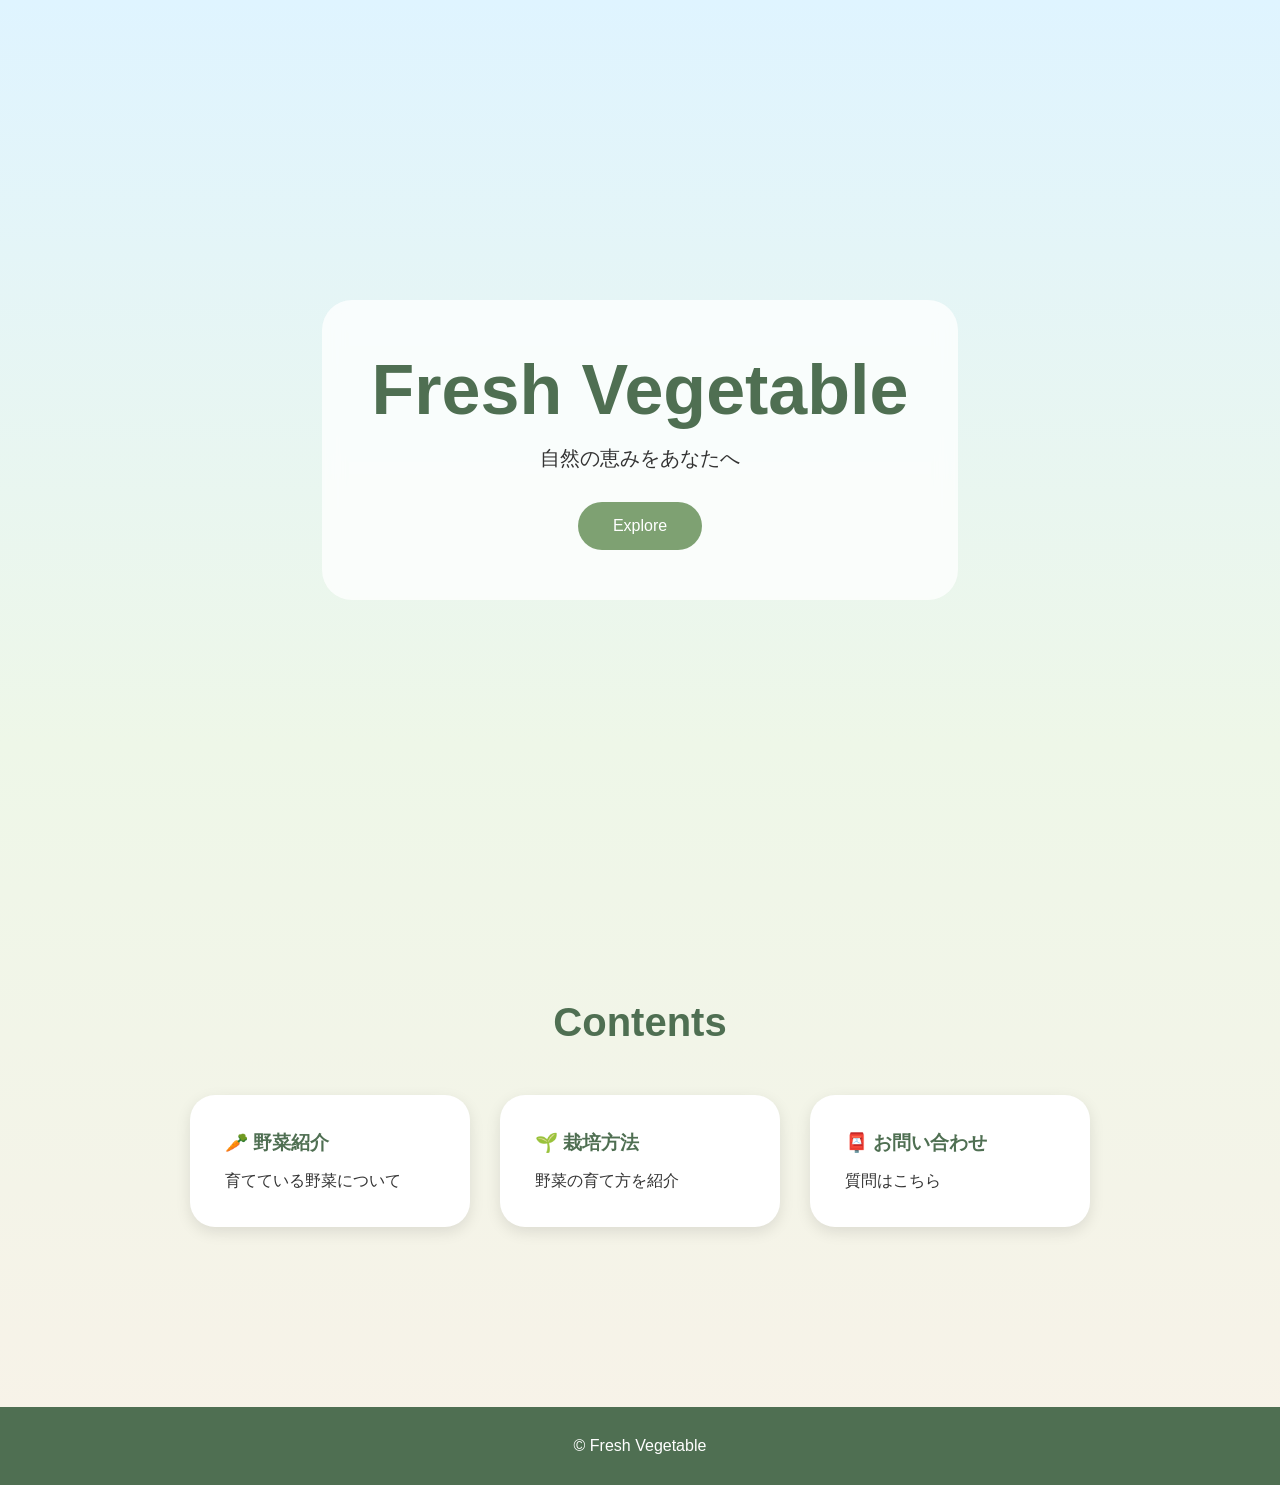
<file: index.html>
<!DOCTYPE html>
<html lang="ja">
<head>
    <meta charset="UTF-8">
    <meta name="viewport" content="width=device-width, initial-scale=1.0">
    <title>Fresh Vegetable</title>

    <link rel="stylesheet" href="style.css">
</head>

<body>

    <section class="hero">
        <div class="hero-content">
            <h1>Fresh Vegetable</h1>
            <p>自然の恵みをあなたへ</p>

            <a href="#menu" class="hero-btn">
                Explore
            </a>
        </div>
    </section>

    <section class="menu" id="menu">

        <h2>Contents</h2>

        <div class="card-area">

            <a href="template-product.html" class="card">
                <h3>🥕 野菜紹介</h3>
                <p>育てている野菜について</p>
            </a>

            <a href="grow.html" class="card">
                <h3>🌱 栽培方法</h3>
                <p>野菜の育て方を紹介</p>
            </a>

            <a href="contact.html" class="card">
                <h3>📮 お問い合わせ</h3>
                <p>質問はこちら</p>
            </a>

        </div>

    </section>

    <footer>
        © Fresh Vegetable
    </footer>

</body>
</html>
</file>
<file: style.css>
*{
    margin:0;
    padding:0;
    box-sizing:border-box;
}

body{
    font-family:"Yu Gothic",sans-serif;
    background:linear-gradient(
        to bottom,
        #dff4ff 0%,
        #eef7e8 50%,
        #f8f2e8 100%
    );
    color:#333;
}

/* トップ */

.hero{
    height:100vh;
    display:flex;
    justify-content:center;
    align-items:center;
    text-align:center;
}

.hero-content{
    background:rgba(255,255,255,0.75);
    padding:50px;
    border-radius:30px;
    backdrop-filter:blur(10px);
}

.hero h1{
    font-size:70px;
    color:#4f6f52;
}

.hero p{
    margin-top:15px;
    font-size:20px;
}

.hero-btn{
    display:inline-block;
    margin-top:30px;
    text-decoration:none;
    background:#7ea172;
    color:white;
    padding:15px 35px;
    border-radius:50px;
    transition:.3s;
}

.hero-btn:hover{
    transform:translateY(-5px);
}

/* メニュー */

.menu{
    padding:100px 10%;
}

.menu h2{
    text-align:center;
    font-size:40px;
    color:#4f6f52;
    margin-bottom:50px;
}

.card-area{
    display:flex;
    justify-content:center;
    gap:30px;
    flex-wrap:wrap;
}

.card{
    width:280px;
    background:white;
    padding:35px;
    border-radius:25px;
    text-decoration:none;
    color:#333;
    box-shadow:0 5px 15px rgba(0,0,0,0.1);
    transition:.3s;
}

.card:hover{
    transform:translateY(-10px);
}

.card h3{
    margin-bottom:15px;
    color:#4f6f52;
}

/* フッター */

footer{
    text-align:center;
    padding:30px;
    margin-top:80px;
    background:#4f6f52;
    color:white;
}

/* 商品ページ */

.back-btn{
    display:inline-block;
    margin:30px;
    text-decoration:none;
    color:#4f6f52;
    font-weight:bold;
}

.vegetable{
    max-width:1100px;
    margin:auto;
    padding:50px 20px;
    display:flex;
    gap:50px;
    align-items:center;
    flex-wrap:wrap;
}

.vegetable-image{
    flex:1;
}

.vegetable-image img{
    width:100%;
    border-radius:30px;
    box-shadow:0 10px 20px rgba(0,0,0,0.1);
}

.vegetable-text{
    flex:1;
}

.tag{
    background:#7ea172;
    color:white;
    padding:8px 18px;
    border-radius:30px;
}

.vegetable-text h1{
    margin-top:20px;
    font-size:50px;
    color:#4f6f52;
}

.catch{
    font-size:22px;
    margin:20px 0;
    color:#f28c52;
}

.info-box{
    margin-top:30px;
}

.info-box h2{
    margin-top:25px;
    color:#4f6f52;
}
</file>
